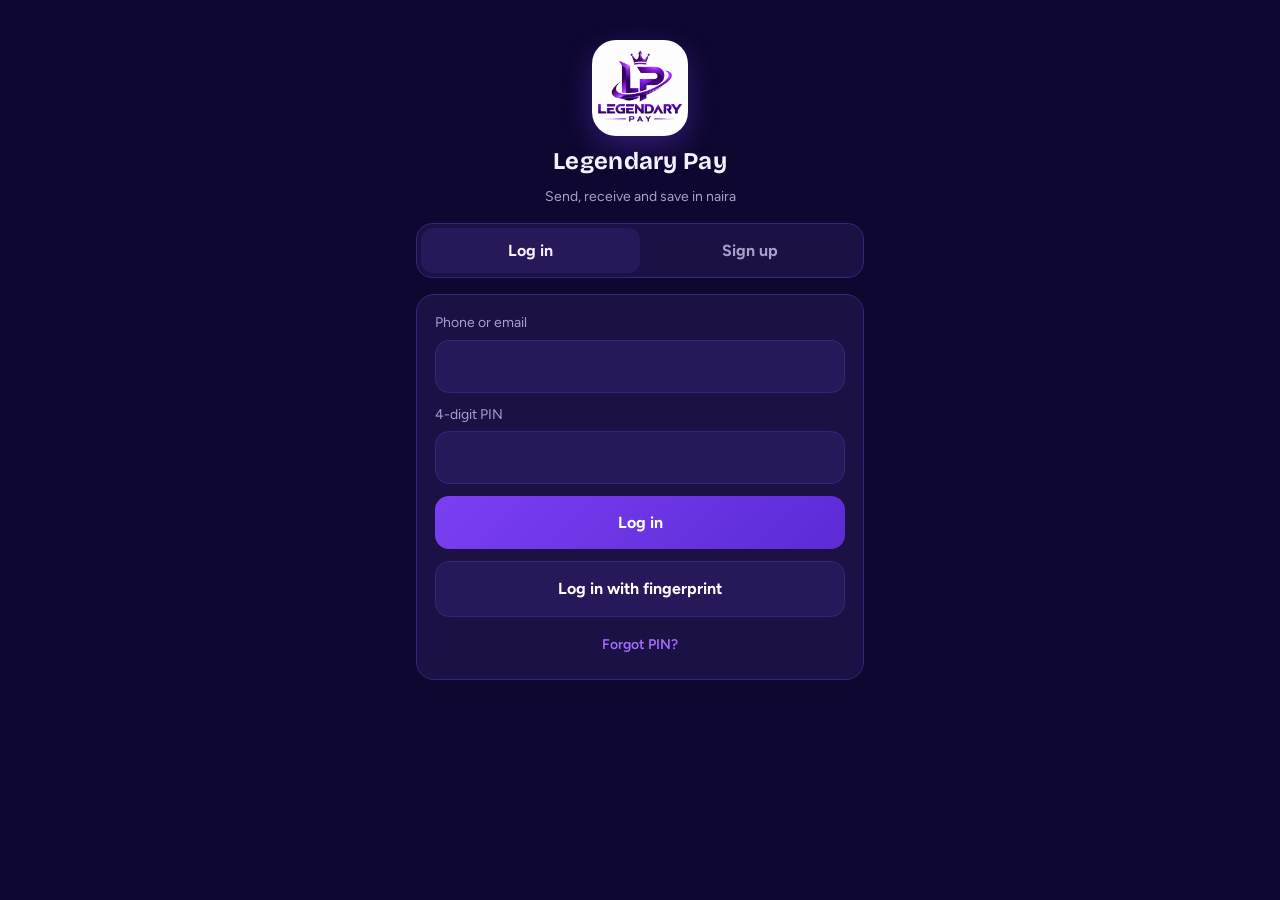
<file: index.html>
<!doctype html>
<html lang="en">
<head>
<meta charset="utf-8">
<meta name="viewport" content="width=device-width, initial-scale=1, viewport-fit=cover">
<meta name="theme-color" content="#0E0730">
<meta name="color-scheme" content="dark">
<title>Legendary Pay</title>
<link rel="manifest" href="manifest.json">
<link rel="icon" href="logo.jpg" type="image/jpeg">
<link rel="apple-touch-icon" href="logo.jpg">
<link rel="preconnect" href="https://fonts.googleapis.com">
<link rel="preconnect" href="https://fonts.gstatic.com" crossorigin>
<link href="https://fonts.googleapis.com/css2?family=Bricolage+Grotesque:wght@600;800&family=Figtree:wght@400;500;600;700&display=swap" rel="stylesheet">
<link rel="stylesheet" href="style.css">
</head>
<body>
<div class="app" id="app"></div>
<div id="layer"></div>
<div class="toast" id="toast" role="status" aria-live="polite"></div>
<div class="loader" id="loader" hidden role="status" aria-label="Loading">
  <div class="lp-mark" aria-hidden="true">
    <img class="lp-crown" src="logo/lp-crown.png" alt="" draggable="false" style="left:40.11%;top:11.80%;width:20.18%;height:14.11%">
    <img class="lp-ring" src="logo/lp-ring.png" alt="" draggable="false" style="left:20.49%;top:31.74%;width:62.76%;height:31.34%">
    <img class="lp-l" src="logo/lp-l.png" alt="" draggable="false" style="left:27.83%;top:21.37%;width:20.57%;height:34.13%">
    <img class="lp-p" src="logo/lp-p.png" alt="" draggable="false" style="left:46.65%;top:27.67%;width:28.95%;height:36.68%">
  </div>
</div>
<script src="config.js?v=49"></script>
<script src="screens.js?v=49"></script>
<script src="support.js?v=49"></script>
<script src="fingerprint.js?v=49"></script>
<script src="pin-boxes.js?v=49"></script>
<script src="extras.js?v=49"></script>
<script src="bills.js?v=49"></script>
<script src="staff.js?v=49"></script>
<script src="bank-flow.js?v=49"></script>
<script src="account.js?v=49"></script>
<script>
  if ('serviceWorker' in navigator) navigator.serviceWorker.register('sw.js').catch(() => {});
</script>
<script src="testmode.js?v=49"></script>
<script src="app.js?v=49"></script>
<script src="debit-flow.js?v=49"></script>
<script src="ai-chat.js?v=49"></script>
<script src="back-button.js?v=49"></script>
</body>
</html>
</file>
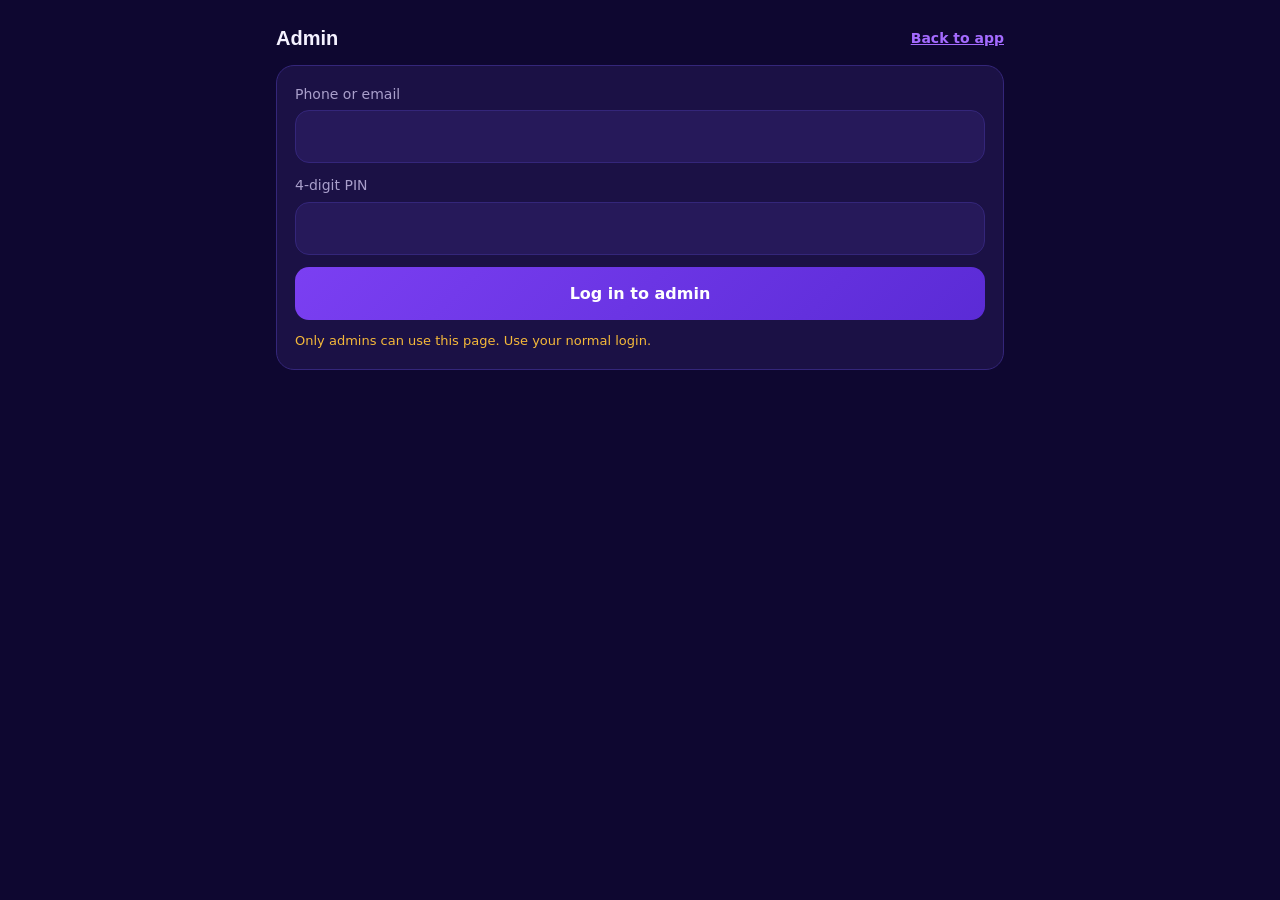
<file: admin.html>
<!doctype html>
<html lang="en">
<head>
  <meta charset="utf-8">
  <meta name="viewport" content="width=device-width, initial-scale=1">
  <meta name="robots" content="noindex">
  <title>Legendary Pay Admin</title>
  <link rel="stylesheet" href="style.css">
  <style>
    [hidden] { display: none !important; }
    .admin-wrap { padding: 16px 16px 40px; max-width: 760px; margin: 0 auto; }
    .admin-wrap h3 { font-size: 17px; margin-bottom: 10px; }
    .stat-grid { display: grid; grid-template-columns: repeat(2, 1fr); gap: 10px; }
    .stat-grid div { background: var(--card-2); border-radius: 14px; padding: 12px; }
    .stat-grid strong { display: block; font-size: 20px; }
    .tbl { width: 100%; border-collapse: collapse; font-size: 14px; }
    .tbl th, .tbl td { text-align: left; padding: 8px 6px; border-bottom: 1px solid var(--line); vertical-align: top; }
    .tbl th { color: var(--muted); font-weight: 600; }
    .search { display: flex; gap: 8px; margin-bottom: 10px; }
    .search input { flex: 1; }
    .search button { width: auto; }
    .setting-row { display: flex; align-items: center; gap: 8px; margin-bottom: 8px; }
    .setting-row code { flex: 1; font-size: 13px; color: var(--muted); }
    .setting-row input { width: 130px; padding: 10px; }
    .setting-row button { width: auto; padding: 10px 12px; }
    .warn { color: var(--gold); font-size: 13px; }
  </style>
</head>
<body>
  <div class="admin-wrap">
    <div class="topbar">
      <h2>Admin</h2>
      <a href="index.html" style="color: var(--brand-2); font-weight: 600; font-size: 14px;">Back to app</a>
    </div>

    <div class="card" id="login">
      <form id="loginForm">
        <label>Phone or email<input name="identifier" required autocomplete="username"></label>
        <label>4-digit PIN<input name="pin" inputmode="numeric" maxlength="4" pattern="\d{4}" required autocomplete="current-password"></label>
        <button type="submit">Log in to admin</button>
      </form>
      <p class="note warn" style="margin-top:12px">Only admins can use this page. Use your normal login.</p>
    </div>

    <div id="panel" hidden>
      <div class="card">
        <h3>Overview</h3>
        <div class="stat-grid" id="stats"></div>
      </div>

      <div class="card">
        <h3>Users</h3>
        <form class="search" id="search">
          <input name="q" placeholder="Phone, email, name or wallet number">
          <button class="small" type="submit">Search</button>
        </form>
        <div style="overflow-x:auto"><table class="tbl" id="users"></table></div>
      </div>

      <div class="card">
        <h3>Bank payouts (latest 50)</h3>
        <div style="overflow-x:auto"><table class="tbl" id="payouts"></table></div>
      </div>

      <div class="card">
        <h3>Airtime needing attention</h3>
        <p class="note">Pending means the provider did not confirm. Check these on your Flutterwave dashboard.</p>
        <div style="overflow-x:auto"><table class="tbl" id="bills"></table></div>
      </div>

      <div class="card">
        <h3>Settings (amounts in kobo, 100 = ₦1)</h3>
        <div id="settings"></div>
      </div>

      <button class="secondary" id="signout" type="button">Sign out of admin</button>
    </div>
  </div>

  <script src="config.js"></script>
  <script>
    const API = (window.APP_CONFIG && window.APP_CONFIG.API_BASE) || '';
    const TOKEN_NAME = 'lp_admin_token';
    const $ = (id) => document.getElementById(id);
    const esc = (s) => String(s ?? '').replace(/[&<>"']/g, (c) => ({ '&': '&amp;', '<': '&lt;', '>': '&gt;', '"': '&quot;', "'": '&#39;' }[c]));
    const naira = (k) => '₦' + (Number(k || 0) / 100).toLocaleString('en-NG', { minimumFractionDigits: 2, maximumFractionDigits: 2 });
    const when = (t) => (t ? new Date(t).toLocaleString('en-NG', { dateStyle: 'medium', timeStyle: 'short' }) : '');
    // Kept only for this browser tab (sessionStorage). Cleared when the tab closes or on sign out.
    const getToken = () => { try { return sessionStorage.getItem(TOKEN_NAME) || ''; } catch { return ''; } };
    const setToken = (v) => { try { sessionStorage.setItem(TOKEN_NAME, v); } catch {} };
    const clearToken = () => { try { sessionStorage.removeItem(TOKEN_NAME); } catch {} };

    async function adminApi(path, opts = {}) {
      let r;
      try {
        r = await fetch(API + path, {
          method: opts.method || 'GET',
          headers: { 'content-type': 'application/json', authorization: 'Bearer ' + getToken() },
          body: opts.body ? JSON.stringify(opts.body) : undefined,
        });
      } catch { throw new Error('Cannot reach the server.'); }
      const j = await r.json().catch(() => ({}));
      if (r.status === 401) { clearToken(); showPanel(false); throw new Error('Your session has ended. Log in again.'); }
      if (r.status === 403) { clearToken(); showPanel(false); throw new Error('This account is not an admin.'); }
      if (!r.ok) throw new Error(j.error || 'Request failed.');
      return j;
    }

    function showPanel(on) {
      $('login').hidden = on;
      $('panel').hidden = !on;
    }

    async function loadStats() {
      const s = await adminApi('/admin/stats');
      $('stats').innerHTML = [
        ['Users', s.totalUsers], ['ID verified', s.kycUsers], ['Email verified', s.emailUsers], ['Transactions (24h)', s.tx24h],
        ['Money held in wallets', naira(s.heldKobo)], ['Payouts queued', s.queuedPayouts], ['Airtime pending', s.pendingBills],
      ].map(([l, v]) => `<div><span class="muted">${esc(l)}</span><strong>${esc(v)}</strong></div>`).join('');
    }

    async function loadUsers(q = '') {
      const users = await adminApi(`/admin/users?q=${encodeURIComponent(q)}`);
      $('users').innerHTML = `<tr><th>User</th><th>Wallet</th><th>Balance</th><th>ID</th><th></th></tr>` +
        (users.length ? users.map((u) => `<tr>
          <td><strong>${esc(u.name || 'No name yet')}</strong><br><span class="muted">${esc(u.phone)}</span><br><span class="muted">${esc(u.email)}</span></td>
          <td>${esc(u.accountNumber)}</td>
          <td>${naira(u.mainKobo)}</td>
          <td>${u.kycVerified ? 'Verified' : 'Not verified'}<br><span class="muted">${u.emailVerified ? 'Email ok' : 'Email not verified'}</span></td>
          <td><button class="small secondary" data-kyc-id="${esc(u.id)}" data-kyc-to="${u.kycVerified ? 'false' : 'true'}">${u.kycVerified ? 'Unverify' : 'Verify'}</button></td>
        </tr>`).join('') : '<tr><td colspan="5" class="muted">No users found.</td></tr>');
    }

    async function loadPayouts() {
      const rows = await adminApi('/admin/payouts');
      $('payouts').innerHTML = `<tr><th>When</th><th>Amount</th><th>Bank account</th><th>Status</th></tr>` +
        (rows.length ? rows.map((p) => `<tr>
          <td>${esc(when(p.at))}</td><td>${naira(p.amountKobo)}</td>
          <td>${esc(p.accountNumber)}<br><span class="muted">bank ${esc(p.bankCode)}</span></td>
          <td>${esc(p.status)}</td></tr>`).join('') : '<tr><td colspan="4" class="muted">No payouts yet.</td></tr>');
    }

    async function loadBills() {
      const rows = await adminApi('/admin/bills');
      $('bills').innerHTML = `<tr><th>When</th><th>Phone</th><th>Amount</th><th>Status</th><th>Reference</th></tr>` +
        (rows.length ? rows.map((b) => `<tr>
          <td>${esc(when(b.at))}</td><td>${esc(b.phone)}<br><span class="muted">${esc(b.network)}</span></td>
          <td>${naira(b.amountKobo)}</td><td>${esc(b.status)}<br><span class="muted">${esc(b.error || '')}</span></td>
          <td style="word-break:break-all">${esc(b.reference)}</td></tr>`).join('') : '<tr><td colspan="5" class="muted">Nothing to check.</td></tr>');
    }

    async function loadSettings() {
      const rows = await adminApi('/admin/settings');
      $('settings').innerHTML = rows.map((s) => `<div class="setting-row">
        <code>${esc(s.key)}</code>
        <input type="number" min="0" step="1" value="${esc(s.value)}" data-setting="${esc(s.key)}">
        <button class="small" data-save-setting="${esc(s.key)}" type="button">Save</button>
      </div>`).join('');
    }

    async function loadAll() {
      await Promise.all([loadStats(), loadUsers(), loadPayouts(), loadBills(), loadSettings()]);
    }

    $('loginForm').addEventListener('submit', async (e) => {
      e.preventDefault();
      const d = Object.fromEntries(new FormData(e.target));
      try {
        const r = await fetch(API + '/auth/login', {
          method: 'POST',
          headers: { 'content-type': 'application/json' },
          body: JSON.stringify({ identifier: d.identifier.trim(), pin: d.pin }),
        });
        const j = await r.json().catch(() => ({}));
        if (!r.ok) throw new Error(j.error || 'Log in failed.');
        setToken(j.token);
        await loadAll();
        showPanel(true);
      } catch (err) { clearToken(); alert(err.message); }
    });

    $('search').addEventListener('submit', async (e) => {
      e.preventDefault();
      try { await loadUsers(new FormData(e.target).get('q').trim()); }
      catch (err) { alert(err.message); }
    });

    document.addEventListener('click', async (e) => {
      const kyc = e.target.closest('[data-kyc-id]');
      if (kyc) {
        try {
          await adminApi(`/admin/kyc/${encodeURIComponent(kyc.dataset.kycId)}`, { method: 'POST', body: { verified: kyc.dataset.kycTo === 'true' } });
          await loadUsers();
        } catch (err) { alert(err.message); }
        return;
      }
      const save = e.target.closest('[data-save-setting]');
      if (save) {
        const key = save.dataset.saveSetting;
        const input = document.querySelector(`[data-setting="${CSS.escape(key)}"]`);
        try {
          await adminApi('/admin/settings', { method: 'PATCH', body: { key, value: Number(input.value) } });
          alert('Saved.');
        } catch (err) { alert(err.message); }
        return;
      }
      if (e.target.id === 'signout') { clearToken(); showPanel(false); }
    });

    // Reopen the panel automatically if this tab still has a session.
    if (getToken()) loadAll().then(() => showPanel(true)).catch(() => { clearToken(); showPanel(false); });
  </script>
</body>
</html>
</file>
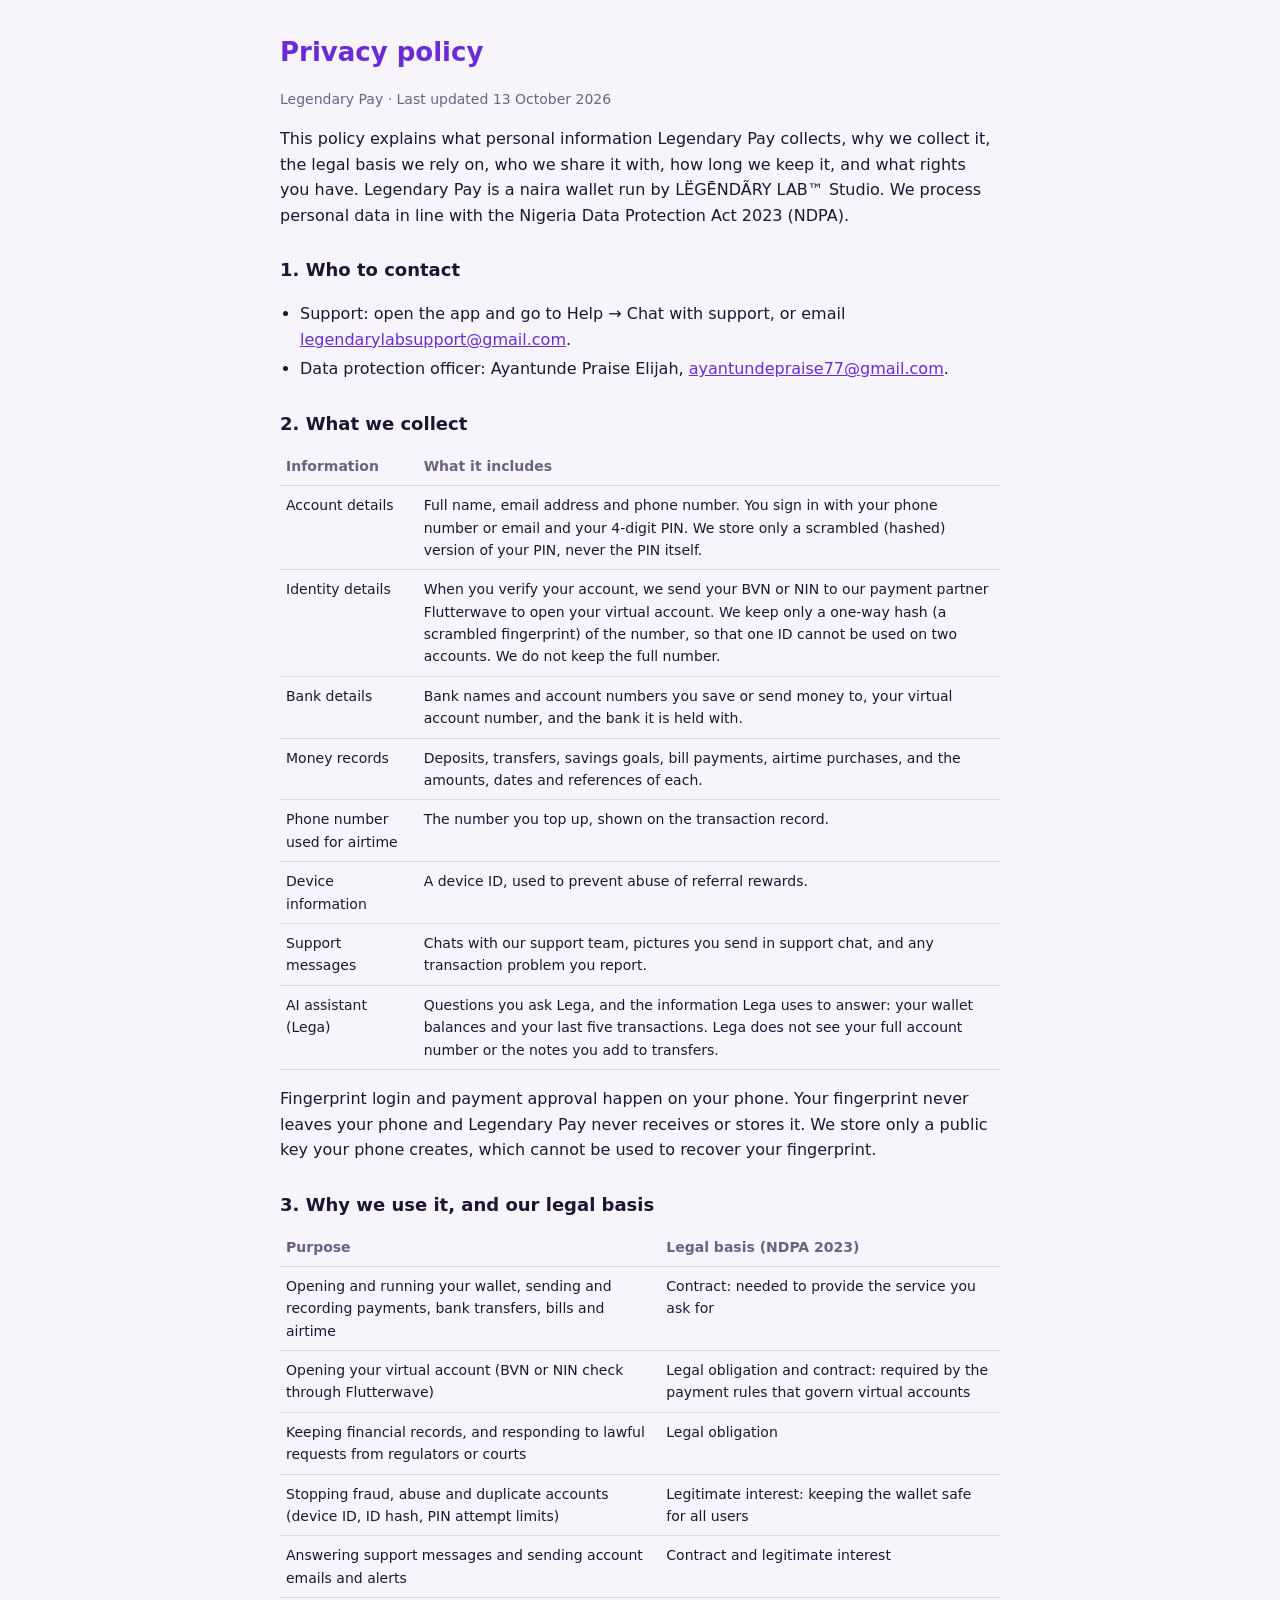
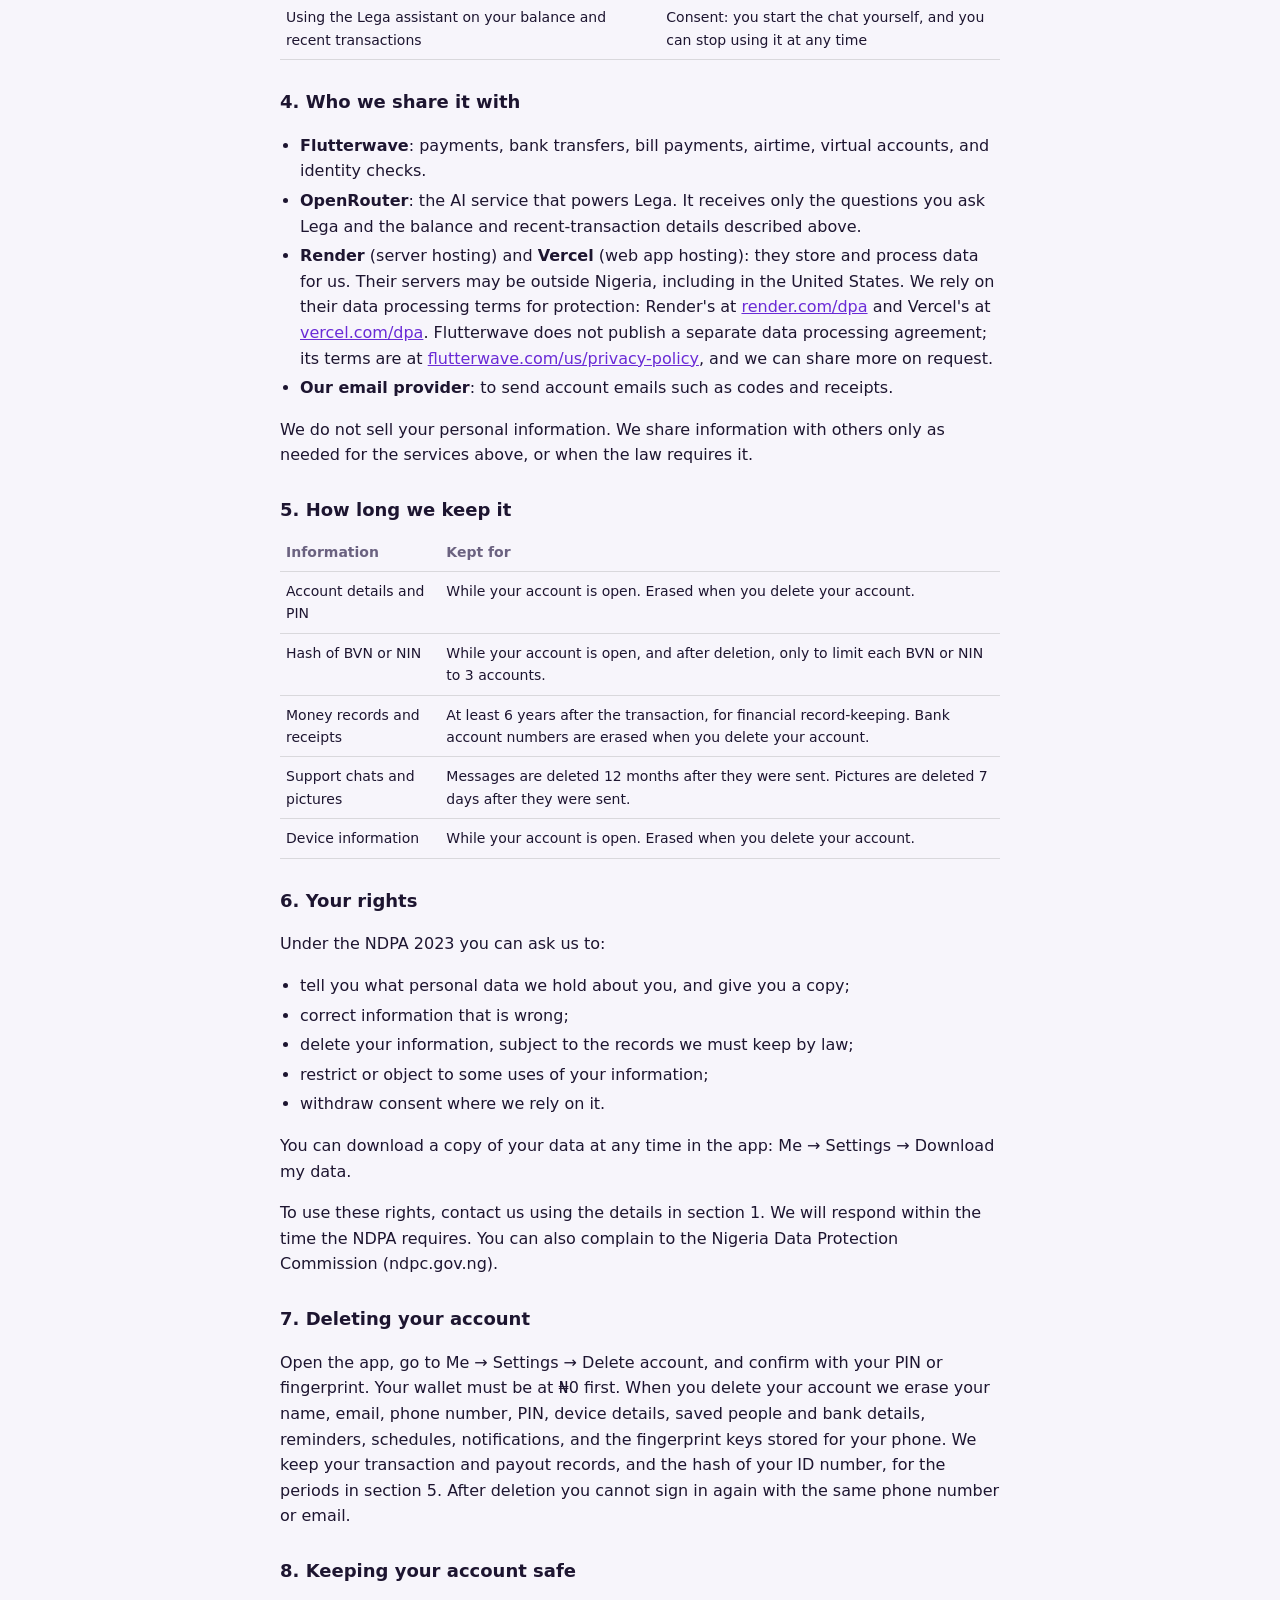
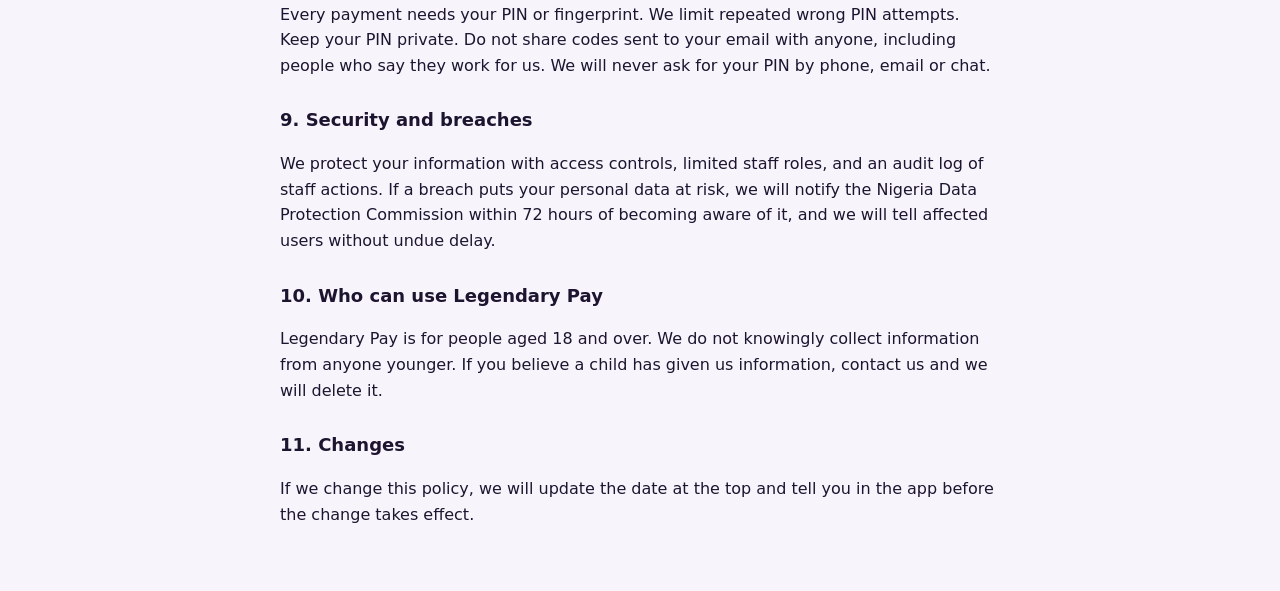
<file: privacy.html>
<!doctype html>
<html lang="en">
<head>
<meta charset="utf-8">
<meta name="viewport" content="width=device-width, initial-scale=1">
<title>Privacy policy · Legendary Pay</title>
<style>
  :root { --bg:#f7f5fb; --text:#1d1530; --muted:#6b6280; --accent:#6a2bd6; --mark:#fff3b0; }
  @media (prefers-color-scheme: dark) { :root:not([data-theme="light"]) { --bg:#140d24; --text:#f1ecfb; --muted:#a79dbf; --accent:#a77bff; --mark:#4a3d12; } }
  :root[data-theme="dark"] { --bg:#140d24; --text:#f1ecfb; --muted:#a79dbf; --accent:#a77bff; --mark:#4a3d12; }
  body { margin:0; background:var(--bg); color:var(--text); font:16px/1.6 system-ui, sans-serif; }
  main { max-width:720px; margin:0 auto; padding:24px 16px 48px; }
  h1 { color:var(--accent); font-size:26px; margin:8px 0 4px; }
  h2 { font-size:18px; margin:28px 0 8px; }
  h3 { font-size:16px; margin:16px 0 4px; }
  .muted { color:var(--muted); font-size:14px; }
  a { color:var(--accent); }
  ul { padding-left:20px; }
  li { margin:4px 0; }
  .todo { background:var(--mark); padding:0 3px; border-radius:3px; }
  table { width:100%; border-collapse:collapse; font-size:14px; margin:8px 0; }
  th, td { text-align:left; vertical-align:top; padding:8px 6px; border-bottom:1px solid rgba(127,127,127,.25); }
  th { color:var(--muted); font-weight:600; }
</style>
</head>
<body>
<main>
<h1>Privacy policy</h1>
<p class="muted">Legendary Pay · Last updated 13 October 2026</p>

<p>This policy explains what personal information Legendary Pay collects, why we collect it, the legal basis we rely on, who we share it with, how long we keep it, and what rights you have. Legendary Pay is a naira wallet run by LËGĒNDÃRY LAB™ Studio. We process personal data in line with the Nigeria Data Protection Act 2023 (NDPA).</p>

<h2>1. Who to contact</h2>
<ul>
  <li>Support: open the app and go to Help → Chat with support, or email <a href="mailto:legendarylabsupport@gmail.com">legendarylabsupport@gmail.com</a>.</li>
  <li>Data protection officer: Ayantunde Praise Elijah, <a href="mailto:ayantundepraise77@gmail.com">ayantundepraise77@gmail.com</a>.</li>
</ul>

<h2>2. What we collect</h2>
<table>
  <tr><th>Information</th><th>What it includes</th></tr>
  <tr><td>Account details</td><td>Full name, email address and phone number. You sign in with your phone number or email and your 4-digit PIN. We store only a scrambled (hashed) version of your PIN, never the PIN itself.</td></tr>
  <tr><td>Identity details</td><td>When you verify your account, we send your BVN or NIN to our payment partner Flutterwave to open your virtual account. We keep only a one-way hash (a scrambled fingerprint) of the number, so that one ID cannot be used on two accounts. We do not keep the full number.</td></tr>
  <tr><td>Bank details</td><td>Bank names and account numbers you save or send money to, your virtual account number, and the bank it is held with.</td></tr>
  <tr><td>Money records</td><td>Deposits, transfers, savings goals, bill payments, airtime purchases, and the amounts, dates and references of each.</td></tr>
  <tr><td>Phone number used for airtime</td><td>The number you top up, shown on the transaction record.</td></tr>
  <tr><td>Device information</td><td>A device ID, used to prevent abuse of referral rewards.</td></tr>
  <tr><td>Support messages</td><td>Chats with our support team, pictures you send in support chat, and any transaction problem you report.</td></tr>
  <tr><td>AI assistant (Lega)</td><td>Questions you ask Lega, and the information Lega uses to answer: your wallet balances and your last five transactions. Lega does not see your full account number or the notes you add to transfers.</td></tr>
</table>
<p>Fingerprint login and payment approval happen on your phone. Your fingerprint never leaves your phone and Legendary Pay never receives or stores it. We store only a public key your phone creates, which cannot be used to recover your fingerprint.</p>

<h2>3. Why we use it, and our legal basis</h2>
<table>
  <tr><th>Purpose</th><th>Legal basis (NDPA 2023)</th></tr>
  <tr><td>Opening and running your wallet, sending and recording payments, bank transfers, bills and airtime</td><td>Contract: needed to provide the service you ask for</td></tr>
  <tr><td>Opening your virtual account (BVN or NIN check through Flutterwave)</td><td>Legal obligation and contract: required by the payment rules that govern virtual accounts</td></tr>
  <tr><td>Keeping financial records, and responding to lawful requests from regulators or courts</td><td>Legal obligation</td></tr>
  <tr><td>Stopping fraud, abuse and duplicate accounts (device ID, ID hash, PIN attempt limits)</td><td>Legitimate interest: keeping the wallet safe for all users</td></tr>
  <tr><td>Answering support messages and sending account emails and alerts</td><td>Contract and legitimate interest</td></tr>
  <tr><td>Using the Lega assistant on your balance and recent transactions</td><td>Consent: you start the chat yourself, and you can stop using it at any time</td></tr>
</table>

<h2>4. Who we share it with</h2>
<ul>
  <li><strong>Flutterwave</strong>: payments, bank transfers, bill payments, airtime, virtual accounts, and identity checks.</li>
  <li><strong>OpenRouter</strong>: the AI service that powers Lega. It receives only the questions you ask Lega and the balance and recent-transaction details described above.</li>
  <li><strong>Render</strong> (server hosting) and <strong>Vercel</strong> (web app hosting): they store and process data for us. Their servers may be outside Nigeria, including in the United States. We rely on their data processing terms for protection: Render's at <a href="https://render.com/dpa">render.com/dpa</a> and Vercel's at <a href="https://vercel.com/dpa">vercel.com/dpa</a>. Flutterwave does not publish a separate data processing agreement; its terms are at <a href="https://flutterwave.com/us/privacy-policy/">flutterwave.com/us/privacy-policy</a>, and we can share more on request.</li>
  <li><strong>Our email provider</strong>: to send account emails such as codes and receipts.</li>
</ul>
<p>We do not sell your personal information. We share information with others only as needed for the services above, or when the law requires it.</p>

<h2>5. How long we keep it</h2>
<table>
  <tr><th>Information</th><th>Kept for</th></tr>
  <tr><td>Account details and PIN</td><td>While your account is open. Erased when you delete your account.</td></tr>
  <tr><td>Hash of BVN or NIN</td><td>While your account is open, and after deletion, only to limit each BVN or NIN to 3 accounts.</td></tr>
  <tr><td>Money records and receipts</td><td>At least 6 years after the transaction, for financial record-keeping. Bank account numbers are erased when you delete your account.</td></tr>
  <tr><td>Support chats and pictures</td><td>Messages are deleted 12 months after they were sent. Pictures are deleted 7 days after they were sent.</td></tr>
  <tr><td>Device information</td><td>While your account is open. Erased when you delete your account.</td></tr>
</table>

<h2>6. Your rights</h2>
<p>Under the NDPA 2023 you can ask us to:</p>
<ul>
  <li>tell you what personal data we hold about you, and give you a copy;</li>
  <li>correct information that is wrong;</li>
  <li>delete your information, subject to the records we must keep by law;</li>
  <li>restrict or object to some uses of your information;</li>
  <li>withdraw consent where we rely on it.</li>
</ul>
<p>You can download a copy of your data at any time in the app: Me → Settings → Download my data.</p>
<p>To use these rights, contact us using the details in section 1. We will respond within the time the NDPA requires. You can also complain to the Nigeria Data Protection Commission (ndpc.gov.ng).</p>

<h2>7. Deleting your account</h2>
<p>Open the app, go to Me → Settings → Delete account, and confirm with your PIN or fingerprint. Your wallet must be at ₦0 first. When you delete your account we erase your name, email, phone number, PIN, device details, saved people and bank details, reminders, schedules, notifications, and the fingerprint keys stored for your phone. We keep your transaction and payout records, and the hash of your ID number, for the periods in section 5. After deletion you cannot sign in again with the same phone number or email.</p>

<h2>8. Keeping your account safe</h2>
<p>Every payment needs your PIN or fingerprint. We limit repeated wrong PIN attempts. Keep your PIN private. Do not share codes sent to your email with anyone, including people who say they work for us. We will never ask for your PIN by phone, email or chat.</p>

<h2>9. Security and breaches</h2>
<p>We protect your information with access controls, limited staff roles, and an audit log of staff actions. If a breach puts your personal data at risk, we will notify the Nigeria Data Protection Commission within 72 hours of becoming aware of it, and we will tell affected users without undue delay.</p>

<h2>10. Who can use Legendary Pay</h2>
<p>Legendary Pay is for people aged 18 and over. We do not knowingly collect information from anyone younger. If you believe a child has given us information, contact us and we will delete it.</p>

<h2>11. Changes</h2>
<p>If we change this policy, we will update the date at the top and tell you in the app before the change takes effect.</p>
</main>
<script>
  // Follow the theme the user picked in the app.
  try { var t = localStorage.getItem('lp_theme'); if (t) document.documentElement.setAttribute('data-theme', t === 'light' ? 'light' : 'dark'); } catch (e) {}
</script>
</body>
</html>
</file>
<file: style.css>
:root {
  --bg: #0E0730;
  --card: #1B1145;
  --card-2: #26195A;
  --line: #34267A;
  --brand: #7B3FF2;
  --brand-2: #A46BFF;
  --gold: #F5B93A;
  --text: #F4F1FF;
  --muted: #A99FCB;
  --danger: #FF6B8B;
  --ok: #4ADE80;
  --radius: 18px;
}

* { box-sizing: border-box; }

html, body { margin: 0; padding: 0; }

body {
  background: var(--bg);
  color: var(--text);
  font-family: 'Figtree', system-ui, -apple-system, 'Segoe UI', Roboto, sans-serif;
  font-size: 16px;
  line-height: 1.45;
  -webkit-font-smoothing: antialiased;
  min-height: 100vh;
}

h1, h2, h3 { font-family: 'Bricolage Grotesque', 'Figtree', sans-serif; margin: 0; }

.app {
  max-width: 480px;
  margin: 0 auto;
  padding: 16px 16px 110px;
  min-height: 100vh;
}

.center { text-align: center; }
.row-between { display: flex; justify-content: space-between; align-items: center; gap: 10px; }
.muted { color: var(--muted); }
.sub { color: var(--muted); font-size: 14px; margin: 4px 0 0; }
.err { color: var(--danger); font-size: 14px; }
.ok { color: var(--ok); font-size: 14px; }

/* brand header */
.brand { display: flex; flex-direction: column; align-items: center; gap: 8px; padding: 24px 0 16px; }
.brand img { width: 96px; height: 96px; border-radius: 24px; object-fit: cover; box-shadow: 0 10px 30px rgba(123, 63, 242, .35); }
.brand h1 { font-size: 24px; letter-spacing: .3px; }
.brand p { margin: 0; color: var(--muted); font-size: 14px; }

.topbar { display: flex; align-items: center; justify-content: space-between; padding: 8px 0 12px; }
.topbar h2 { font-size: 20px; }

/* cards */
.card {
  background: var(--card);
  border: 1px solid var(--line);
  border-radius: var(--radius);
  padding: 18px;
  margin-bottom: 14px;
}
.hero {
  background: linear-gradient(135deg, #7B3FF2 0%, #4B1FB0 55%, #2A0F6B 100%);
  border: none;
  box-shadow: 0 16px 40px rgba(123, 63, 242, .35);
}
.hero .label { font-size: 13px; opacity: .85; margin: 0; }
.hero .amount { font-family: 'Bricolage Grotesque', sans-serif; font-size: 36px; font-weight: 800; margin: 4px 0 8px; }
.hero .row { display: flex; justify-content: space-between; align-items: center; gap: 8px; font-size: 14px; opacity: .95; }

.banner {
  background: rgba(245, 185, 58, .12);
  border: 1px solid rgba(245, 185, 58, .45);
  color: var(--gold);
  border-radius: 14px;
  padding: 12px 14px;
  margin-bottom: 14px;
  font-size: 14px;
  display: flex; justify-content: space-between; align-items: center; gap: 10px;
}

/* quick actions */
.actions { display: grid; grid-template-columns: repeat(3, 1fr); gap: 10px; margin-bottom: 14px; }
.action {
  background: var(--card);
  border: 1px solid var(--line);
  color: var(--text);
  border-radius: var(--radius);
  padding: 16px 8px;
  text-align: center;
  font: inherit;
  font-weight: 600;
  cursor: pointer;
}
.action .ico { font-size: 22px; display: block; margin-bottom: 6px; }

/* lists */
.list { list-style: none; margin: 0; padding: 0; }
.list li {
  display: flex; justify-content: space-between; align-items: center; gap: 12px;
  padding: 12px 0; border-bottom: 1px solid var(--line);
}
.list li:last-child { border-bottom: none; }
.list .t-title { font-weight: 600; }
.list .t-meta { color: var(--muted); font-size: 13px; }
.amt-in { color: var(--ok); font-weight: 700; white-space: nowrap; }
.amt-out { color: var(--text); font-weight: 700; white-space: nowrap; }

/* forms */
form { display: flex; flex-direction: column; gap: 12px; }
label { display: flex; flex-direction: column; gap: 6px; font-size: 14px; color: var(--muted); }
input, select {
  width: 100%;
  background: var(--card-2);
  border: 1px solid var(--line);
  color: var(--text);
  border-radius: 14px;
  padding: 14px 14px;
  font: inherit;
  font-size: 16px;
  outline: none;
}
input:focus, select:focus { border-color: var(--brand-2); box-shadow: 0 0 0 3px rgba(164, 107, 255, .25); }
input::placeholder { color: #7D72A8; }

button, .btn {
  appearance: none;
  border: none;
  border-radius: 14px;
  padding: 15px 16px;
  font: inherit;
  font-weight: 700;
  font-size: 16px;
  color: #fff;
  background: linear-gradient(135deg, var(--brand) 0%, #5B2BD6 100%);
  cursor: pointer;
  width: 100%;
}
button:disabled { opacity: .55; cursor: not-allowed; }
button.secondary { background: var(--card-2); border: 1px solid var(--line); }
button.link {
  background: none; width: auto; padding: 6px 0; color: var(--brand-2); font-weight: 600; font-size: 14px;
}
.bar { height: 8px; background: var(--card-2); border-radius: 99px; overflow: hidden; }
.bar span { display: block; height: 100%; background: linear-gradient(90deg, var(--brand), var(--gold)); }
.back-row { margin: 8px 0 4px; }
.back-btn { width: auto; padding: 6px 0; font-size: 15px; color: var(--brand-2); }
button.small { width: auto; padding: 8px 12px; font-size: 14px; border-radius: 12px; }

/* tabs */
.tabs { display: grid; grid-template-columns: 1fr 1fr; background: var(--card); border: 1px solid var(--line); border-radius: 16px; padding: 4px; margin-bottom: 16px; }
.tabs button { background: transparent; color: var(--muted); padding: 11px; border-radius: 12px; }
.tabs button.on { background: var(--card-2); color: var(--text); }
.tabs button:not(.on) { background: transparent; }

.seg { display: grid; grid-template-columns: 1fr 1fr; gap: 8px; margin-bottom: 14px; }
.seg button { background: var(--card); border: 1px solid var(--line); color: var(--muted); }
.seg button.on { background: var(--brand); color: #fff; border-color: var(--brand); }

.recipient { min-height: 20px; font-size: 14px; color: var(--ok); margin-top: -4px; }
.recipient.err { color: var(--danger); }

.note { font-size: 13px; color: var(--muted); margin: 0; }

.copy-row {
  display: flex; justify-content: space-between; align-items: center; gap: 10px;
  background: var(--card-2); border: 1px solid var(--line); border-radius: 14px; padding: 14px;
  margin-top: 8px;
}
.copy-row strong { font-size: 20px; letter-spacing: 1px; }

/* bottom nav */
.nav {
  position: fixed; left: 0; right: 0; bottom: 0;
  background: rgba(14, 7, 48, .96);
  border-top: 1px solid var(--line);
  display: grid; grid-template-columns: repeat(5, 1fr);
  padding: 8px 8px calc(8px + env(safe-area-inset-bottom));
  backdrop-filter: blur(10px);
  z-index: 10;
}
.nav button {
  background: transparent; color: var(--muted); width: auto;
  display: flex; flex-direction: column; align-items: center; gap: 2px;
  font-size: 12px; font-weight: 600; padding: 6px 0;
}
.nav button .ico { font-size: 20px; }
.nav button.on { color: var(--brand-2); }

/* toast */
.toast {
  position: fixed; left: 50%; bottom: 96px; transform: translateX(-50%) translateY(20px);
  background: #241758; color: var(--text); border: 1px solid var(--line);
  padding: 12px 16px; border-radius: 14px; font-size: 14px; max-width: 90%;
  opacity: 0; pointer-events: none; transition: opacity .2s, transform .2s; z-index: 20;
  box-shadow: 0 10px 30px rgba(0, 0, 0, .4);
}
.toast.show { opacity: 1; transform: translateX(-50%) translateY(0); }

@media (min-width: 600px) {
  .nav { max-width: 480px; left: 50%; transform: translateX(-50%); border-left: 1px solid var(--line); border-right: 1px solid var(--line); }
}

/* ---------- v7: new layout ---------- */
:root[data-theme="light"] {
  --bg: #F4F1FF; --card: #FFFFFF; --card-2: #F1ECFF; --line: #E2D9FA;
  --text: #1B1145; --muted: #6B5FA0;
}
:root[data-theme="light"] .nav { background: rgba(255, 255, 255, .97); }
:root[data-theme="light"] .toast { background: #FFFFFF; color: #1B1145; }
:root[data-theme="light"] input::placeholder { color: #9A90C2; }

.grid4 { display: grid; grid-template-columns: repeat(4, 1fr); gap: 14px 6px; margin: 6px 0 16px; }
.grid4 button { background: none; color: var(--text); padding: 0; width: auto; font-size: 12px; font-weight: 600; display: flex; flex-direction: column; align-items: center; gap: 6px; }
.gico { width: 56px; height: 56px; border-radius: 18px; background: var(--card-2); border: 1px solid var(--line); display: flex; align-items: center; justify-content: center; font-size: 22px; }
.section { font-weight: 700; font-size: 15px; margin: 18px 0 8px; }
.switch { position: relative; width: 46px; height: 26px; border-radius: 99px; background: var(--line); border: none; padding: 0; cursor: pointer; flex: none; }
.switch::after { content: ''; position: absolute; top: 3px; left: 3px; width: 20px; height: 20px; border-radius: 50%; background: #fff; transition: transform .2s; }
.switch.on { background: var(--brand); }
.switch.on::after { transform: translateX(20px); }
.chips { display: flex; flex-wrap: wrap; gap: 8px; }
.chip { background: var(--card-2); border: 1px solid var(--line); border-radius: 99px; padding: 8px 12px; font-size: 13px; color: var(--muted); width: auto; }
.chip.on { color: var(--text); border-color: var(--brand); background: rgba(123, 63, 242, .18); }
.row-line { display: flex; justify-content: space-between; align-items: center; gap: 12px; padding: 14px 0; border-bottom: 1px solid var(--line); cursor: pointer; }
.row-line:last-child { border-bottom: none; }
.tile3 { display: grid; grid-template-columns: repeat(3, 1fr); gap: 10px; margin-bottom: 14px; }
.tile3 button { background: var(--card); border: 1px solid var(--line); color: var(--text); border-radius: var(--radius); padding: 14px 6px; font-size: 13px; font-weight: 600; width: auto; }
.avatar { width: 52px; height: 52px; border-radius: 50%; background: linear-gradient(135deg, var(--brand), var(--brand-2)); color: #fff; display: flex; align-items: center; justify-content: center; font-weight: 800; font-family: 'Bricolage Grotesque', sans-serif; flex: none; }
.pill { display: inline-block; background: rgba(74, 222, 128, .15); color: var(--ok); border-radius: 99px; padding: 3px 10px; font-size: 12px; font-weight: 600; }
.badge-card { text-align: center; padding: 12px 6px; border-radius: 14px; background: var(--card-2); border: 1px solid var(--line); font-size: 13px; }
.badge-card.locked { opacity: .5; }
.badge-card .gico { margin: 0 auto 6px; }
.bar-row { margin: 10px 0; }
.bar-row .row-between { font-size: 14px; margin-bottom: 6px; }
.dot-unread { display: inline-block; width: 8px; height: 8px; border-radius: 50%; background: var(--danger); margin-left: 6px; vertical-align: middle; }
.notice { background: rgba(245, 185, 58, .12); border: 1px solid rgba(245, 185, 58, .45); color: var(--gold); border-radius: 14px; padding: 12px 14px; font-size: 14px; margin-bottom: 14px; }
.qr-box { background: #fff; border-radius: 14px; padding: 14px; display: inline-block; margin-top: 10px; }

/* ---------- v8: logo loader over a dimmed page ---------- */
.loader {
  position: fixed; inset: 0; z-index: 50;
  display: flex; align-items: center; justify-content: center;
  background: rgba(8, 4, 28, .62);
  backdrop-filter: blur(3px); -webkit-backdrop-filter: blur(3px);
}
.loader[hidden] { display: none; }
/* logo parts: the L and P move out and back in, the orbit ring keeps turning */
.lp-mark { position: relative; width: 160px; height: 160px; filter: drop-shadow(0 8px 22px rgba(123, 63, 242, .45)); }
.lp-mark img { position: absolute; display: block; max-width: none; user-select: none; -webkit-user-drag: none; }
.lp-ring { transform-origin: 50% 50%; animation: lp-orbit 3.6s linear infinite; }
.lp-l { animation: lp-out-l 2.4s ease-in-out infinite; }
.lp-p { animation: lp-out-p 2.4s ease-in-out infinite; }
@keyframes lp-orbit { to { transform: rotate(360deg); } }
@keyframes lp-out-l { 0%, 100% { transform: translate(0, 0); } 50% { transform: translate(-18px, -6px); } }
@keyframes lp-out-p { 0%, 100% { transform: translate(0, 0); } 50% { transform: translate(18px, 6px); } }
@media (prefers-reduced-motion: reduce) {
  .lp-ring { animation-duration: 9s; }
  .lp-l, .lp-p { animation-duration: 5s; }
}

/* ---------- v11: QR scanner overlay ---------- */
.scan-layer {
  position: fixed; inset: 0; z-index: 60; background: #08041c;
  display: flex; flex-direction: column; align-items: center; justify-content: center; gap: 16px; padding: 20px;
}
.scan-box { position: relative; width: min(80vw, 360px); aspect-ratio: 1; border-radius: 20px; overflow: hidden; background: #000; }
.scan-box video { width: 100%; height: 100%; object-fit: cover; }
.scan-frame { position: absolute; inset: 12%; border: 3px solid var(--brand-2); border-radius: 16px; box-shadow: 0 0 0 999px rgba(8, 4, 28, .35); }
.scan-text { color: var(--text); margin: 0; text-align: center; }
.scan-close { width: auto; padding: 12px 24px; }
</file>
